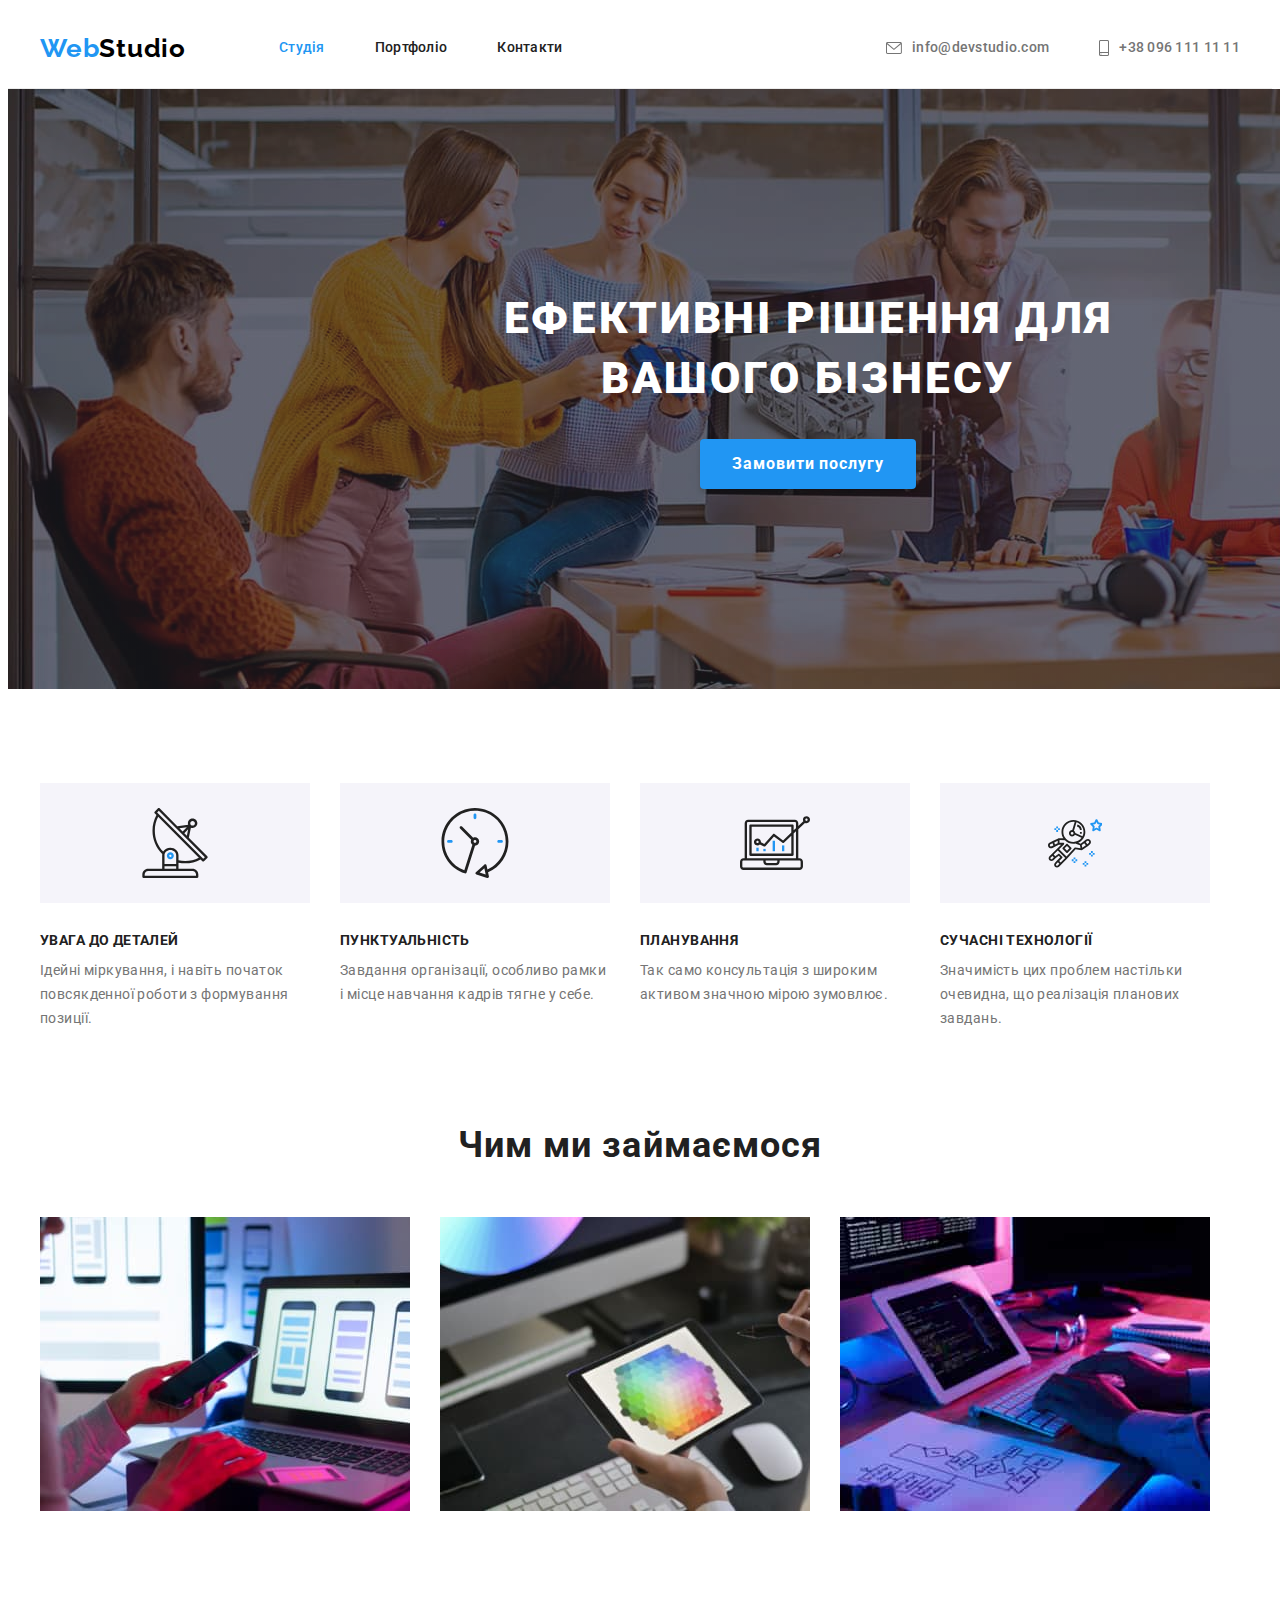
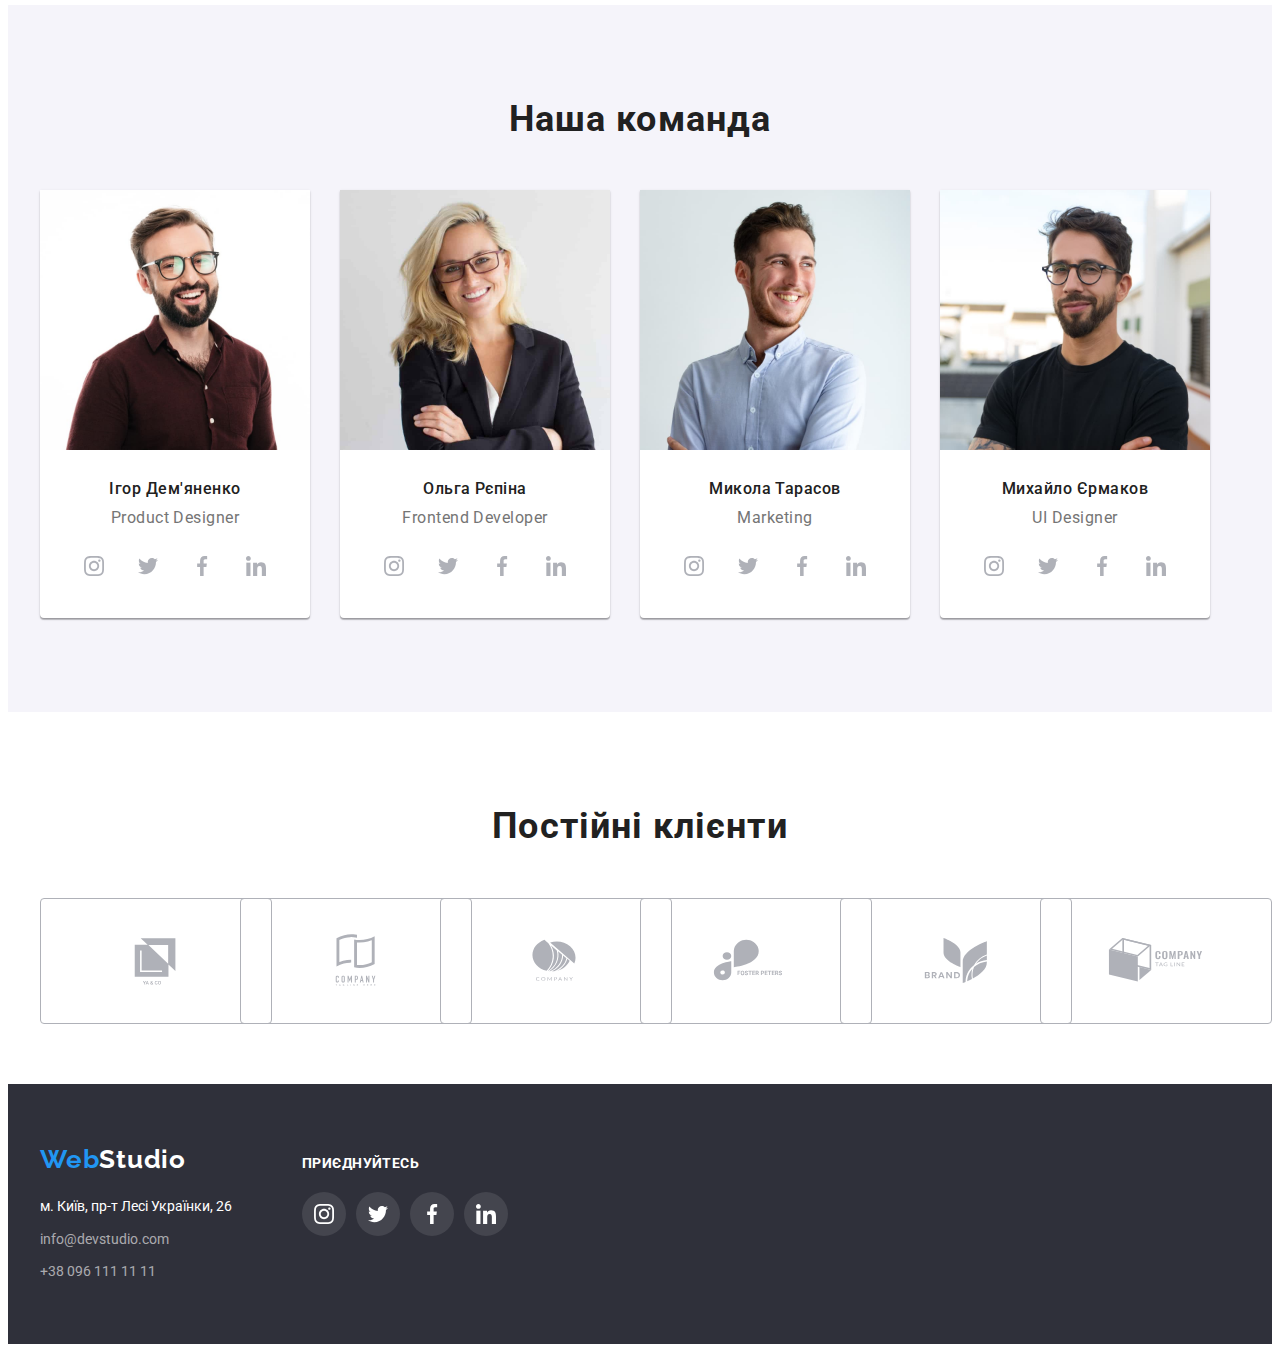
<file: index.html>
<!DOCTYPE html>
<html lang="uk">
  <head>
    <meta charset="UTF-8" />
    <meta http-equiv="X-UA-Compatible" content="IE=edge" />
    <meta name="viewport" content="width=device-width, initial-scale=1.0" />
    <link rel="preconnect" href="https://fonts.googleapis.com" />
    <link rel="preconnect" href="https://fonts.gstatic.com" crossorigin />
    <title>Webstudio</title>
    <link
      href="https://fonts.googleapis.com/css2?family=Raleway:ital,wght@0,700;1,700&family=Roboto:ital,wght@0,400;0,500;0,700;0,900;1,400;1,500;1,700;1,900&display=swap"
      rel="stylesheet"
    />
     <link rel="stylesheet" href="https://cdnjs.cloudflare.com/ajax/libs/modern-normalize/1.1.0/modern-normalize.min.css" integrity="sha512-wpPYUAdjBVSE4KJnH1VR1HeZfpl1ub8YT/NKx4PuQ5NmX2tKuGu6U/JRp5y+Y8XG2tV+wKQpNHVUX03MfMFn9Q==" crossorigin="anonymous" referrerpolicy="no-referrer" />
    <link rel="stylesheet" href="./css/styles.css" />
  </head>
  <body>
    <!--Header-->
    <header class="section header"> 
      <div class="container nav-box">
      <nav class="nav-box">
        <a class="header-logo" href="./index.html"
          ><span class="logo-web-header">Web</span>Studio
        </a>
        <ul class="header-list">
          <li class="header-item">
            <a class="link-nav current" href="./index.html">Студія</a>
          </li>
          <li class="header-item">
            <a class="link-nav" href="./portfolio.html">Портфоліо</a>
          </li>
          <li class="header-item">
            <a class="link-nav" href="#">Контакти</a>
          </li>
        </ul>
      </nav>
      <ul class="header-info list">
        <li class="header-info-item">
          <a class="link-info" href="mailto:info@devstudio.com"
            >
            <svg class="link-info-icon" width="16" height="12">
              <use href="./images/icon.svg#envelope">
              </use>
            </svg>
            info@devstudio.com
          </a>
        </li>
        <li  class="header-info-item">
          <a class="link-info" href="tel:+380961111111">
            <svg class="link-info-icon" width="10" height="16">
              <use href="./images/icon.svg#smartphone">
              </use>
            </svg>
            +38 096 111 11 11</a>
        </li>
      </ul>
      </div>
    </header>
    <main>
      <!--Hero-->
      <section class="section hero">
        <h1 class="hero-title">Ефективні рішення для вашого бізнесу</h1>
        <button class="btn-hero" type="button">Замовити послугу</button>
      </section>
        <!--our benefits-->
      <section class="section benefits">
        <div class="container">
           <h2 class="visually-hidden">Наші переваги</h2>
          <ul class="benefits-list list">
          <li class="benefits-item">
            <div class="benefits-icon-feel">
              <svg class="benefits-icon" width="70" height="70">
                <use href="./images/icon.svg#antenna">
                </use>
              </svg>
            </div>
            <h3 class="benefits-title">УВАГА ДО ДЕТАЛЕЙ</h3>
            <p class="benefits-texts">
              Ідейні міркування, і навіть початок повсякденної роботи з
              формування позиції.
            </p>
          </li>
          <li class="benefits-item">
            <div class="benefits-icon-feel">
              <svg class="benefits-icon" width="70" height="70">
                <use href="./images/icon.svg#clock">
                </use>
              </svg>
            </div>
            <h3 class="benefits-title">ПУНКТУАЛЬНІСТЬ</h3>
            <p class="benefits-texts">
              Завдання організації, особливо рамки і місце навчання кадрів тягне
              у себе.
            </p>
          </li>
          <li class="benefits-item">
            <div class="benefits-icon-feel">
              <svg class="benefits-icon" width="70" height="70">
                <use href="./images/icon.svg#diagram">
                </use>
              </svg>
            </div>
            <h3 class="benefits-title">ПЛАНУВАННЯ</h3>
            <p class="benefits-texts">
              Так само консультація з широким активом значною мірою зумовлює.
            </p>
          </li>
          <li class="benefits-item">
            <div class="benefits-icon-feel">
              <svg class="benefits-icon" width="54.83" height="60.66">
                <use href="./images/icon.svg#astronaut">
                </use>
              </svg>
            </div>
            <h3 class="benefits-title">СУЧАСНІ ТЕХНОЛОГІЇ</h3>
            <p class="benefits-texts">
              Значимість цих проблем настільки очевидна, що реалізація планових
              завдань.
            </p>
          </li>
        </ul>
        </div>
      </section>
        <!--our works-->
      <section class="section works">
        <div class="container">
          <h2 class="work-title">Чим ми займаємося</h2>
          <ul class="work list">
          <li class="work-item">
            <img
              src="./images/vibor-disajna.jpg"
              alt="Выбор дизайна"
              width="370"
            />
          </li>
          <li class="work-item">
            <img
              src="./images/vibor-maketa.jpg"
              alt="Выбор цветового макета"
              width="370"
            />
          </li>
          <li class="work-item">
            <img
              src="./images/razrabotka-processov.jpg"
              alt="Разработка процессов"
              width="370"
            />
          </li>
            </ul>
        </div>
        
      </section>
        <!--Our team-->
      <section class="section team">
        <div class="container">
           <h2 class="team-title">Наша команда</h2>
        <ul class="team list">
          <li class="team-item">
            <img
              src="./images/igor-demjanenko.jpg"
              alt="foto Ігор Дем'яненко"
              width="270"
            />
            <div class="name-title">
            <h3 class="team-name">Ігор Дем'яненко</h3>
            <p class="team-text">Product Designer</p>
            <div>
              <ul class="team-icon list">
                <li class="team-icon-item">
                  <a class="team-icon-link" href="#">
                  <svg class="team-icon-social" width="20" height="20">
                    <use href="./images/icon.svg#instagram">
                    </use>
                  </svg>
                </a>
              </li>
                <li class="team-icon-item"><a class="team-icon-link" href="#">
                  <svg class="team-icon-social" width="20px" height="20px">
                    <use href="./images/icon.svg#twitter">
                    </use>
                  </svg>
                </a>
              </li>
                <li class="team-icon-item"><a class="team-icon-link" href="#">
                  <svg class="team-icon-social" width="20" height="20">
                    <use href="./images/icon.svg#facebook">
                    </use>
                  </svg>
                </a>
              </li>
                <li class="team-icon-item"><a class="team-icon-link" href="#">
                  <svg class="team-icon-social" width="20" height="20">
                    <use href="./images/icon.svg#linkedin">
                    </use>
                  </svg>
                </a>
              </li>
              </ul>
            </div>
            </div>
          </li>
          <li class="team-item">
            <img
              src="./images/olga-repina.jpg"
              alt="foto Ольга Рєпіна"
              width="270"
            />
            <div class="name-title">
              <h3 class="team-name">Ольга Рєпіна</h3>
              <p class="team-text">Frontend Developer</p>
              <div>
              <ul class="team-icon list">
                <li class="team-icon-item">
                  <a class="team-icon-link" href="#">
                  <svg class="team-icon-social" width="20" height="20">
                    <use href="./images/icon.svg#instagram">
                    </use>
                  </svg>
                </a>
              </li>
                <li class="team-icon-item">
                  <a class="team-icon-link" href="#">
                  <svg class="team-icon-social" width="20px" height="20px">
                    <use href="./images/icon.svg#twitter">
                    </use>
                  </svg>
                </a>
              </li>
                <li class="team-icon-item">
                  <a class="team-icon-link" href="#">
                  <svg  class="team-icon-social" width="20" height="20">
                    <use href="./images/icon.svg#facebook">
                    </use>
                  </svg>
                </a></li>
                <li class="team-icon-item">
                  <a class="team-icon-link" href="#">
                  <svg  class="team-icon-social" width="20" height="20">
                    <use href="./images/icon.svg#linkedin">
                    </use>
                  </svg>
                </a>
              </li>
              </ul>
            </div>
            </div>
          </li>
          <li class="team-item">
            <img
              src="./images/mikola-tarasov.jpg"
              alt="foto Микола Тарасов"
              width="270"
            />
            <div class="name-title">
              <h3 class="team-name">Микола Тарасов</h3>
              <p class="team-text">Marketing</p>
              <div>
              <ul class="team-icon list">
                <li class="team-icon-item">
                  <a class="team-icon-link" href="#">
                  <svg class="team-icon-social" width="20" height="20">
                    <use href="./images/icon.svg#instagram">
                    </use>
                  </svg>
                </a>
              </li>
                <li class="team-icon-item">
                  <a class="team-icon-link" href="#">
                  <svg class="team-icon-social" width="20px" height="20px">
                    <use href="./images/icon.svg#twitter">
                    </use>
                  </svg>
                </a>
              </li>
                <li class="team-icon-item">
                  <a class="team-icon-link" href="#">
                  <svg  class="team-icon-social" width="20" height="20">
                    <use href="./images/icon.svg#facebook">
                    </use>
                  </svg>
                </a></li>
                <li class="team-icon-item">
                  <a class="team-icon-link" href="#">
                  <svg  class="team-icon-social" width="20" height="20">
                    <use href="./images/icon.svg#linkedin">
                    </use>
                  </svg>
                </a>
              </li>
              </ul>
            </div>
            </div>
          </li>
          <li class="team-item">
            <img
              src="./images/michajlo-ermakov.jpg"
              alt=" foto Михайло Єрмаков"
              width="270"
            />
            <div class="name-title">
              <h3 class="team-name">Михайло Єрмаков</h3>
              <p class="team-text">UI Designer</p>
              <div>
              <ul class="team-icon list">
                <li class="team-icon-item">
                  <a class="team-icon-link" href="#">
                  <svg class="team-icon-social" width="20" height="20">
                    <use href="./images/icon.svg#instagram">
                    </use>
                  </svg>
                </a>
              </li>
                <li class="team-icon-item">
                  <a class="team-icon-link" href="#">
                  <svg class="team-icon-social" width="20px" height="20px">
                    <use href="./images/icon.svg#twitter">
                    </use>
                  </svg>
                </a>
              </li>
                <li class="team-icon-item">
                  <a class="team-icon-link" href="#">
                  <svg  class="team-icon-social" width="20" height="20">
                    <use href="./images/icon.svg#facebook">
                    </use>
                  </svg>
                </a></li>
                <li class="team-icon-item">
                  <a class="team-icon-link" href="#">
                  <svg  class="team-icon-social" width="20" height="20">
                    <use href="./images/icon.svg#linkedin">
                    </use>
                  </svg>
                </a>
              </li>
              </ul>
            </div>
            </div>
            
          </li>
        </ul>
        </div>
      </section>
      <!--our clients-->
      <section class="section clients">
        <div class="container">
          <h2 class="clients-title">Постійні клієнти</h2>
        <ul class="clients list">
          <li class="clients-item">
            <a class="clients-link" href="#">
            <svg   width="106" height="60">
              <use href="./images/icon.svg#Logo1">
              </use>
            </svg>
          </a>
        </li>
          <li class="clients-item"> <a class="clients-link" href="#">
            <svg   width="106" height="60">
              <use href="./images/icon.svg#Logo2">
              </use>
            </svg>
          </a>
          </li>
          <li class="clients-item"> <a class="clients-link" href="#">
            <svg   width="106" height="60">
              <use href="./images/icon.svg#Logo3">
              </use>
            </svg>
          </a>
          </li>
          <li class="clients-item"> <a class="clients-link" href="#">
            <svg   width="106" height="60">
              <use class="qqq" href="./images/icon.svg#Logo4">
              </use>
            </svg>
          </a>
          </li>
          <li class="clients-item"> <a class="clients-link" href="#">
            <svg   width="106" height="60">
              <use href="./images/icon.svg#Logo5">
              </use>
            </svg>
          </a>
          </li>
          <li class="clients-item"> <a class="clients-link" href="#">
            <svg   width="106" height="60">
              <use href="./images/icon.svg#Logo6">
              </use>
            </svg>
          </a>
          </li>
        </ul>
        </div>
      </section>
    </main>
    <footer class="footer">
      <div class="container footer-blocks">
        <div>
          <a class="footer-logo" href="./index.html">
          <span class="logo-web-footer">Web</span>Studio</a>
        <address class="address">
        <ul class="address-list">
          <li class="address-item">
            <a
              class="link address-map"
              href="https://goo.gl/maps/Zbw13RV6UbJbnUP59"
              rel="nofollow noopener noreferrer"
              >м. Київ, пр-т Лесі Українки, 26
            </a>
          </li>
          <li class="address-item">
            <a class="link address-link" href="mailto:info@devstudio.com"
              >info@devstudio.com</a
            >
          </li>
          <li class="address-item">
            <a class="link address-link" href="tel:+380961111111"
              >+38 096 111 11 11</a
            >
          </li>
        </ul>
        </address>
        </div>
        <div class="footer-social">
          <h3 class="footer-icon-title">приєднуйтесь</h3>
          <ul class="footer-icon list">
            <li class="footer-icon-item">
              <a class="footer-icon-link" href="#">
                <svg class="footer-icon-style" width="20" height="20">
                  <use href="./images/icon.svg#instagram"></use>
                </svg>
              </a>
            </li>
            <li class="footer-icon-item">
              <a class="footer-icon-link" href="#">
                <svg class="footer-icon-style" width="20" height="20">
                 <use href="./images/icon.svg#twitter"></use>
                </svg>
              </a>
            </li>
            <li class="footer-icon-item">
              <a class="footer-icon-link" href="#">
                <svg class="footer-icon-style" width="20" height="20">
                 <use href="./images/icon.svg#facebook"></use>
                </svg>
              </a>
            </li>
            <li class="footer-icon-item">
              <a class="footer-icon-link" href="">
                <svg class="footer-icon-style" width="20" height="20">
                 <use href="./images/icon.svg#linkedin"></use>
                </svg>
              </a>
            </li>
          </ul>
        </div>
      </div>
    </footer>
  </body>
</html>
</file>
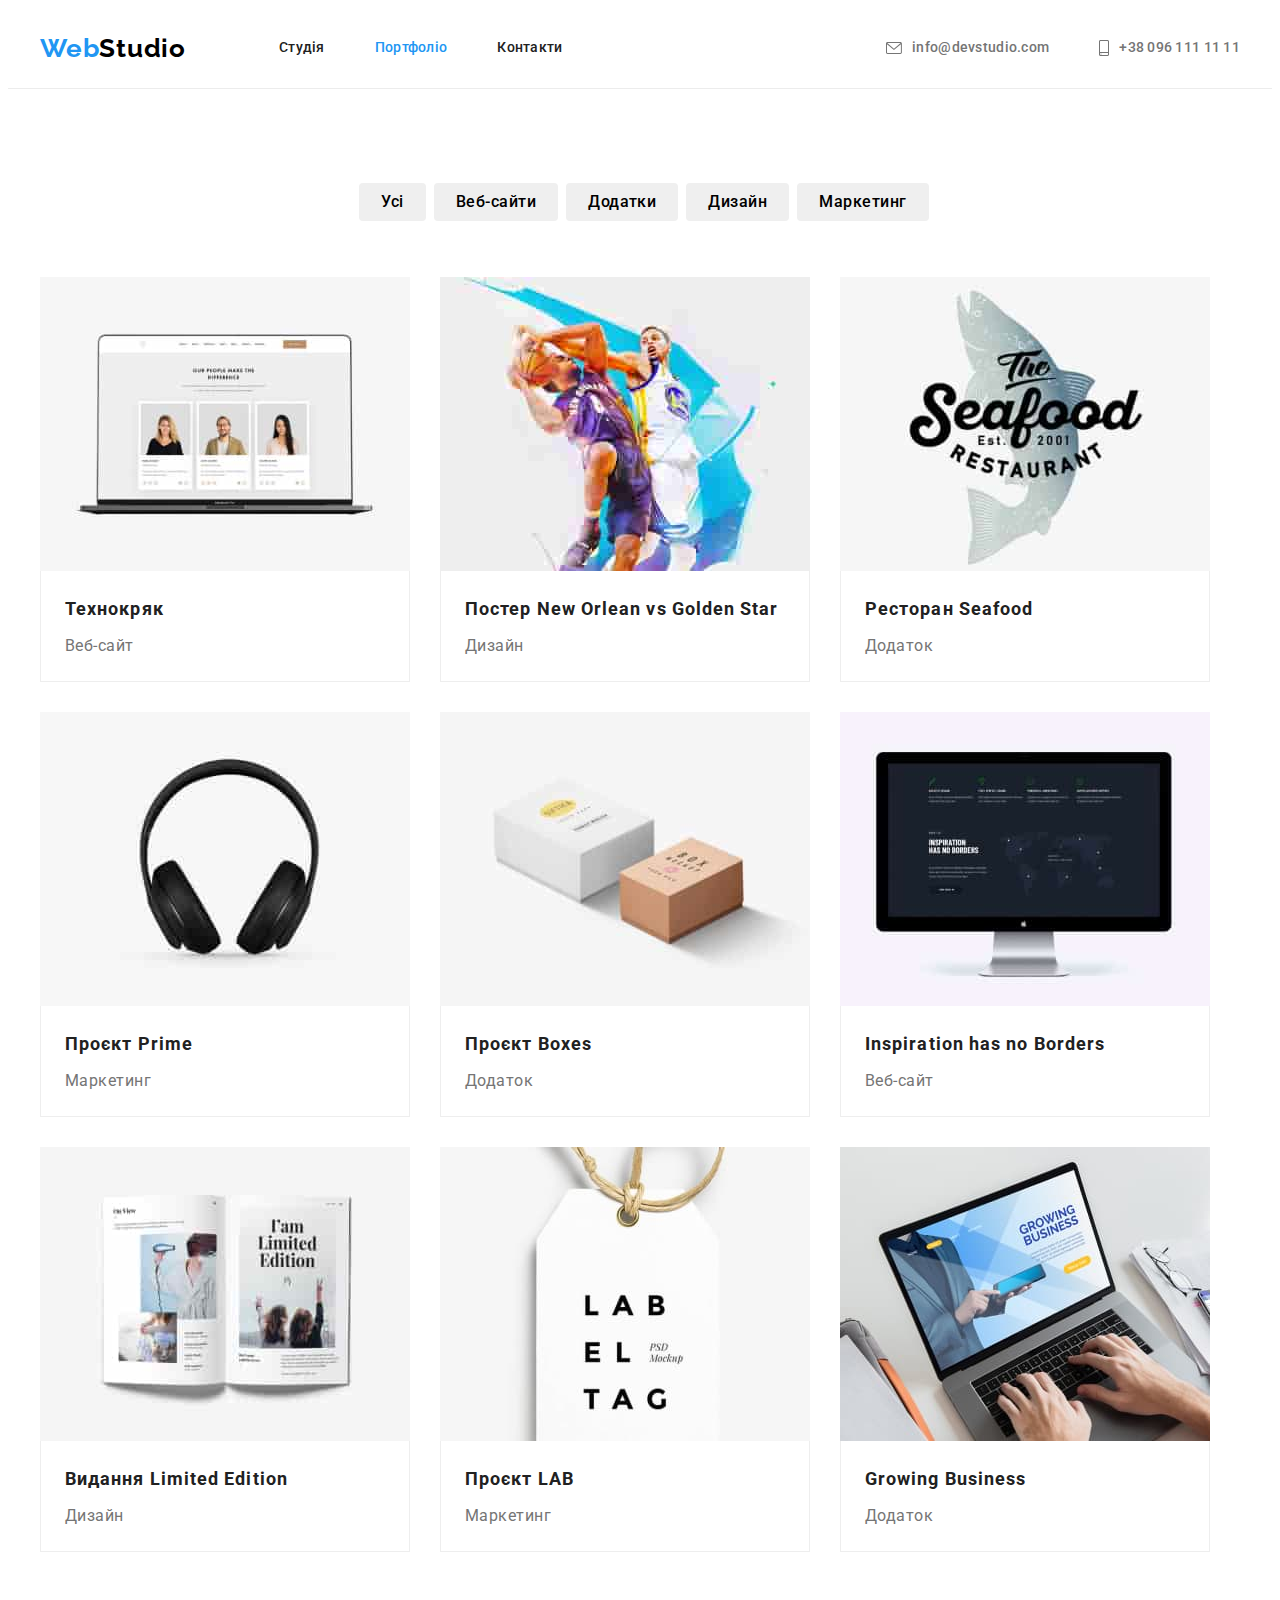
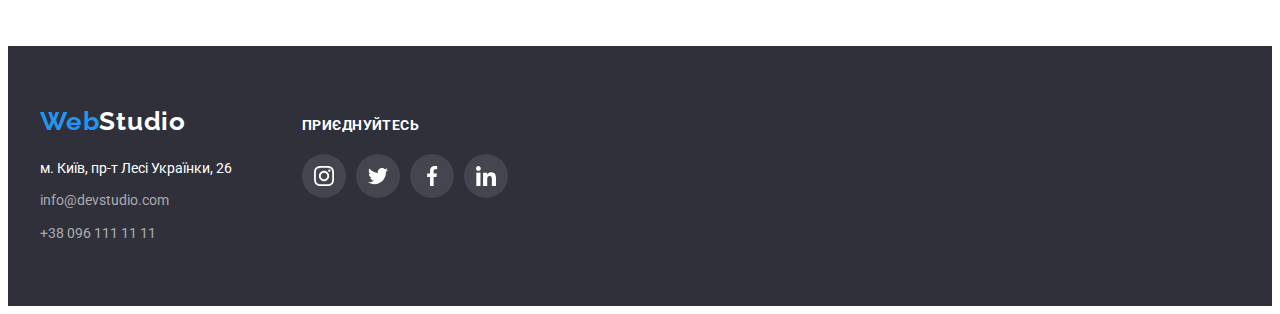
<file: portfolio.html>
<!DOCTYPE html>
<html lang="uk">
  <head>
    <meta charset="UTF-8" />
    <meta http-equiv="X-UA-Compatible" content="IE=edge" />
    <meta name="viewport" content="width=device-width, initial-scale=1.0" />
    <link rel="preconnect" href="https://fonts.googleapis.com" />
    <link rel="preconnect" href="https://fonts.gstatic.com" crossorigin />
    <title>Portfolio</title>
    <link
      href="https://fonts.googleapis.com/css2?family=Raleway:ital,wght@0,700;1,700&family=Roboto:ital,wght@0,400;0,500;0,700;0,900;1,400;1,500;1,700;1,900&display=swap"
      rel="stylesheet"
    />
    <link rel="stylesheet" href="https://cdnjs.cloudflare.com/ajax/libs/modern-normalize/1.1.0/modern-normalize.min.css" integrity="sha512-wpPYUAdjBVSE4KJnH1VR1HeZfpl1ub8YT/NKx4PuQ5NmX2tKuGu6U/JRp5y+Y8XG2tV+wKQpNHVUX03MfMFn9Q==" crossorigin="anonymous" referrerpolicy="no-referrer" />
    <link rel="stylesheet" href="./css/styles.css" />
  </head>
  <body>
    <!--Header-->
    <header class="section header"> 
      <div class="container nav-box">
      <nav class="nav-box">
        <a class="header-logo" href="./index.html"
          ><span class="logo-web-header">Web</span>Studio
        </a>
        <ul class="header-list">
          <li class="header-item">
            <a class="link-nav" href="./index.html">Студія</a>
          </li>
          <li class="header-item">
            <a class="link-nav current" href="./portfolio.html">Портфоліо</a>
          </li>
          <li class="header-item">
            <a class="link-nav" href="#">Контакти</a>
          </li>
        </ul>
      </nav>
      <ul class="header-info list">
        <li class="header-info-item">
          <a class="link-info" href="mailto:info@devstudio.com"
            >
            <svg class="link-info-icon" width="16" height="12">
              <use href="./images/icon.svg#envelope">
              </use>
            </svg>
            info@devstudio.com
          </a>
        </li>
        <li  class="header-info-item">
          <a class="link-info" href="tel:+380961111111">
            <svg class="link-info-icon" width="10" height="16">
              <use href="./images/icon.svg#smartphone">
              </use>
            </svg>
            +38 096 111 11 11</a>
        </li>
      </ul>
      </div>
    </header>
    <main>
      <section class="section portfolio">
        <div class="container">
          <!--Sorting btn-->
            <h1 class="visually-hidden">Наше портфоліо</h1>
              <ul class="btn-group list">
                  <li class="btn-item"><button class="btn-links" type="button">Усі</button></li>
                  <li class="btn-item"><button class="btn-links" type="button">Веб-сайти</button></li>
                  <li class="btn-item"><button class="btn-links" type="button">Додатки</button></li>
                  <li class="btn-item"><button class="btn-links" type="button">Дизайн</button></li>
                  <li class="btn-item"><button class="btn-links" type="button">Маркетинг</button></li>
              </ul>
        <!--Examples works-->
        <ul class="examples list">
          <li class="examples-item">
            <a class="examples-card link" href="#">
              <img class="img"
              src="./images/technokrak.jpg"
              alt="Ноут с примером"
              width="370"
            />
            <div class="examples-name">
            <h2 class="examples-title">Технокряк</h2>
            <p class="examples-text" >Веб-сайт</p>
            </div>
            </a>
          </li>
          <li class="examples-item">
            <a class="examples-card link" href="#">
              <img class="img"
              src="./images/neworlean.jpg"
              alt="Баскетбольная команда"
              width="370"
            />
               <div class="examples-name">
              <h2 class="examples-title">Постер New Orlean vs Golden Star</h2>
            <p class="examples-text" >Дизайн</p>
            </div>
            </a>
          </li>
          <li class="examples-item">
            <a class="examples-card link" href="#">
               <img class="img"
              src="./images/seafood.jpg"
              alt="Дизайн ресторана"
              width="370"
            />
            <div class="examples-name">
              <h2 class="examples-title">Ресторан Seafood</h2>
            <p class="examples-text" >Додаток</p>
            </div>
            </a>
          </li>
          <li class="examples-item">
            <a class="examples-card link" href="#">
               <img class="img" src="./images/prime.jpg" alt="Наушники" width="370" />
            <div class="examples-name">
              <h2 class="examples-title">Проєкт Prime</h2>
            <p class="examples-text" >Маркетинг</p>
            </div>
            </a>
          </li>
          <li class="examples-item">
            <a class="examples-card link" href="#">
              <img  class="img" src="./images/boxes.jpg" alt="Коробки" width="370" />
            <div class="examples-name">
                <h2 class="examples-title">Проєкт Boxes</h2>
            <p class="examples-text" >Додаток</p>
            </div>
            </a>
          </li>
          <li class="examples-item">
            <a class="examples-card link" href="#">
              <img class="img" src="./images/inspiration.jpg" alt="Дизайн веб" width="370" />
              <div class="examples-name">
                <h2 class="examples-title">Inspiration has no Borders</h2>
                <p class="examples-text" >Веб-сайт</p>
              </div>
            </a>
          </li>
          <li class="examples-item">
            <a class="examples-card link" href="#">
              <img class="img" src="./images/limited.jpg" alt="дизайн книги" width="370" />
            <div class="examples-name">
               <h2 class="examples-title">Видання Limited Edition</h2>
            <p class="examples-text" >Дизайн</p>
            </div>
            </a>
          </li>
          <li class="examples-item">
            <a class="examples-card link" href="#">
              <img class="img" src="./images/lab.jpg" alt="Проєкт LAB" width="370" />
            <div class="examples-name">
              <h2 class="examples-title">Проєкт LAB</h2>
              <p class="examples-text" >Маркетинг</p>
            </div>
            </a>
          </li>
          <li class="examples-item">
            <a class="examples-card link" href="#">
              <img class="img" src="./images/growing.jpg" alt="Дизайн веб" width="370" />
            <div class="examples-name">
            <h2 class="examples-title">Growing Business</h2>
            <p class="examples-text" >Додаток</p>
            </div>
            </a>
          </li>
        </ul>
        </div>
      </section>
    </main>
    <footer class="footer">
      <div class="container footer-blocks">
        <div>
          <a class="footer-logo" href="./index.html">
          <span class="logo-web-footer">Web</span>Studio</a>
        <address class="address">
        <ul class="address-list">
          <li class="address-item">
            <a
              class="link address-map"
              href="https://goo.gl/maps/Zbw13RV6UbJbnUP59"
              rel="nofollow noopener noreferrer"
              >м. Київ, пр-т Лесі Українки, 26
            </a>
          </li>
          <li class="address-item">
            <a class="link address-link" href="mailto:info@devstudio.com"
              >info@devstudio.com</a
            >
          </li>
          <li class="address-item">
            <a class="link address-link" href="tel:+380961111111"
              >+38 096 111 11 11</a
            >
          </li>
        </ul>
        </address>
        </div>
        <div class="footer-social">
          <h3 class="footer-icon-title">приєднуйтесь</h3>
          <ul class="footer-icon list">
            <li class="footer-icon-item">
              <a class="footer-icon-link" href="#">
                <svg class="footer-icon-style" width="20" height="20">
                  <use href="./images/icon.svg#instagram"></use>
                </svg>
              </a>
            </li>
            <li class="footer-icon-item">
              <a class="footer-icon-link" href="#">
                <svg class="footer-icon-style" width="20" height="20">
                 <use href="./images/icon.svg#twitter"></use>
                </svg>
              </a>
            </li>
            <li class="footer-icon-item">
              <a class="footer-icon-link" href="#">
                <svg class="footer-icon-style" width="20" height="20">
                 <use href="./images/icon.svg#facebook"></use>
                </svg>
              </a>
            </li>
            <li class="footer-icon-item">
              <a class="footer-icon-link" href="">
                <svg class="footer-icon-style" width="20" height="20">
                 <use href="./images/icon.svg#linkedin"></use>
                </svg>
              </a>
            </li>
          </ul>
        </div>
      </div>
    </footer>
  </body>
</html>
</file>
<file: css/styles.css>
:root {
    --body-background-color: #F5F5F5;;
    --hover-color: #2196f3;
    --text-articl-color: #757575;
    --text-title-color: #212121;
    --footer-color:#2F303A;
    --black-color: #000000;
    --white-cololr: #FFFFFF;
    --team-section-color: #F5F4FA;
    --info-footer-color: #ffffff99;
    --btn-hover-color: #188CE8;
    --border-color-image: #EEEEEE;
    --header-border: #ECECEC;
    --icon-team-color: #AFB1B8;
    --bg-color-icon: background: rgba(255, 255, 255, 0.1);
    --hero-color: #C4C4C4;
}

body {
font-family: 'Roboto', sans-serif;
color: var(--text-title-color);
}


/* Стили для обнуления верхних отступов у элементов */
h1,
h2,
h3,
h4,
h5,
h6,
p 
{
margin-top: 0;
margin-bottom: 0;
}

/*!Oбнуления базовых свойств*/
/* Класс для обнуления базовых свойств у списков (ul) */
.list 
{
list-style: none;
padding-left: 0;
margin: 0;
}

/* Класс для обнуления базовых свойств у ссылок */
.link 
{
text-decoration: none;
color: inherit;
}

/* Свойства для корректного отображения картинок */
img 
{
display: block;
max-width: 100%;
height: auto;
}

/* Свойства для обнуления курсива у address */
address 
{
font-style: normal;
}

a {
font-size: 0;
}

li 
{
list-style-type: none;
}

.container 
{
width: 1200px;
margin: 0 auto;
padding: 0 15px;
}

.link-nav.current /*Подсветка страницы на которой находимся*/
{
color: var(--hover-color);
}   

/**header section*/
/*logo*/
.header
{
border-bottom: 1px solid var(--header-border);
}

 .nav-box 
 {
display: flex;
align-items: center;
 }

.header-logo
{
margin-right: 93px;
font-family: 'Raleway';
font-weight: 700;
font-size: 26px;
line-height: 1.19;
color: var(--black-color);
letter-spacing: 0.03em;
text-decoration: none;
}

.logo-web-header 
{
color: var(--hover-color);
}

.header-list
{
display: flex;
padding-left: 0;
margin-top: 0%;
margin-bottom: 0%;
}

.header-item
{
margin-left: 50px;
}

.header-item:first-child 
{
margin-left: 0;
}

.header-info 
{
display: flex;
}

.link-nav
{
display: block;
padding-top: 32px;
padding-bottom: 32px;
font-weight: 500;
font-size: 14px;
line-height: 1.14;
color: var(--text-title-color);
letter-spacing: 0.02em;
text-decoration: none;
}

.link-nav:hover, 
.link-nav:active,
.link-nav:focus 
{
color: var(--hover-color);
}

.header-info-item:not(:first-child) 
{
margin-left: 50px;
}

.header-info.list
{
margin-left: auto;
}


.link-info-icon
{
margin-right: 10px;
fill: currentColor;
}

.link-info
{
display: flex;
justify-content: center;
align-items: center;
padding-top: 32px;
padding-bottom: 32px;
font-weight: 500;
font-size: 14px;
line-height: 1.14;
color: var(--text-articl-color);
letter-spacing: 0.02em;
text-decoration: none;
}

.link-info:hover, 
.link-info:active, 
.link-info:focus 
{
color: var(--hover-color);
}

/**footer*/
.footer {
background-color: var(--footer-color);
padding-top: 60px;
padding-bottom: 60px;
}

.footer-blocks
{
display: flex;
align-items: baseline;
}

.logo-link-footer 
{
margin-bottom: 20px;
}

.footer-logo 
{
font-family: 'Raleway';
font-weight: 700;
font-size: 26px;
line-height: 1.19;
letter-spacing: 0.03em;
text-decoration: none;
font-style: normal;
color: var(--white-cololr);
}

.logo-web-footer 
{
color: var(--hover-color);
}

.address {
margin-top: 20px;
}

.address-list 
{
margin-top: 0;
margin-bottom: 0;
padding-left: 0;
}

.address-item
{ 
margin-bottom: 9px;
}

.address-item:last-child 
{
margin-bottom: 0;
}

.address-map 
{
font-weight: 400;
font-size: 14px;
line-height: 1.7;
color: var(--white-cololr);
font-style: normal;
text-decoration: none;
}

.address-link 
{
font-weight: 400;
font-size: 14px;
line-height: 1.7;
color: var(--info-footer-color);
font-style: normal;
text-decoration: none;
}

.address-link:hover,
.address-map:hover,
.address-link:active,
.address-map:active,
.address-link:focus,
.address-map:focus
{
color: var(--hover-color);
font-style: normal;
}

.footer-social
{
    width: 206px;
    height: auto;
    margin-left: 70px;
}
.footer-icon-title{
    margin-bottom: 20px;
font-family: 'Roboto';
    font-style: normal;
    font-weight: 700;
    font-size: 14px;
    line-height: 1.14;
    letter-spacing: 0.03em;
    text-transform: uppercase;
    color: var(--white-cololr)
}

.footer-icon {
    display: flex;
    align-items: center;
}

.footer-icon-item 
{
width: 44px;
height: 44px;

}

.footer-icon-item:not(:last-child){
margin-right: 10px;
}

.footer-icon-link
{
display: flex;
align-items: center;
justify-content: center;
width: 100%;
height: 100%;
border-radius: 50%;
color: var(--white-cololr);
background-color:  rgba(255, 255, 255, 0.1);
}

.footer-icon-link:hover,
.footer-icon-link:active,
.footer-icon-link:focus 
{
background-color: var(--hover-color);
}

.footer-icon-style
{
fill: currentColor;
}

/**Webstudio page*/ 
/*Hero section*/
.hero 
{
padding-top: 200px;
padding-bottom: 200px;
text-align: center;
background-color: var(--hero-color);
list-style-type: none;
background-image: linear-gradient(to right, rgba(47, 48, 58, 0.4), rgba(47, 48, 58, 0.4)), url(../images/hero.jpg);
width: 1600px;
height: auto;
margin-left: auto;
margin-right: auto;
}

.hero-title 
{
margin-left: auto;
margin-right: auto;
width: 696px;
height: 120px;
text-align: center;
font-weight: 900;
font-size: 44px;
line-height: 1.36;
color: var(--white-cololr);
letter-spacing: 0.06em;
text-transform: uppercase;
margin-bottom: 30px;
}

.btn-hero 
{
padding: 10px 32px;
background: var(--hover-color);
box-shadow: 0px 4px 4px rgba(0, 0, 0, 0.15);
border-radius: 4px;
border: none;
font-family: inherit;
font-weight: 700;
font-size: 16px;
line-height: 1.88;       
color: var(--white-cololr);
letter-spacing: 0.06em;
cursor: pointer;
}

.btn-hero:hover
{
background-color: var(--btn-hover-color);
}

.btn-hero:active 
{
border-color: var(--hover-color);
background-color: var(--hover-color);
}

/*our benefits section*/
.benefits 
{
list-style-type: none;
padding-top: 94px;
padding-bottom: 94px;
}

.benefits-list 
{
display: flex;
padding: 0;
}

.benefits-item
{
flex-basis: 270px;
margin-left: 30px;
}

.benefits-item:first-child 
{
margin-left: 0px;
}

.benefits-icon-feel
{
display: flex;
flex-direction: column;
align-items: center;
justify-content: center;
height: 120px;
background-color: var(--team-section-color);
margin-bottom: 30px;
}

.visually-hidden 
{
position: absolute;
white-space: nowrap;
width: 1px;
height: 1px;
overflow: hidden;
border: 0;
padding: 0;
clip: rect(0 0 0 0);
clip-path: inset(50%);
margin: -1px;
}

.benefits-title
{
margin-bottom: 10px;
font-weight: 700;
font-size: 14px;
line-height: 1.14;
text-transform: uppercase;
color: var(--text-title-color);
letter-spacing: 0.03em;
}

.benefits-texts
{
font-weight: 400;
font-size: 14px;
line-height: 1.71;
color: var(--text-articl-color);
letter-spacing: 0.03em;
}

/*our works section*/
.work-title {
margin-bottom: 50px;
text-align: center;
font-weight: 700;
font-size: 36px;
line-height: 1.16;
color: var(--text-title-color);
letter-spacing: 0.03em;
}

.work
{
display: flex;
list-style-type: none;
padding-bottom:  94px;
}

.work-item
{
display: inline-block;
}

.work-item:not(:last-child)
{
margin-right: 30px;
}

/*our team section*/
.team
{
background-color: var(--team-section-color);
list-style-type: none;
}

.section.team 
{
padding-top: 94px;
padding-bottom: 94px;
}

.team.list 
{
display: flex;
}

.team-item 
{
width: 270px;
background-color: var(--white-cololr);
box-shadow: 0px 1px 3px rgba(0, 0, 0, 0.12), 0px 1px 1px rgba(0, 0, 0, 0.14), 0px 2px 1px rgba(0, 0, 0, 0.2);
border-radius: 0px 0px 4px 4px;
}

.team-item:not(:first-child)
{
margin-left: 30px;
}


.team-title
{
margin-bottom: 50px;
text-align: center;
font-weight: 700;
font-size: 36px;
line-height: 1.16;
color: var(--text-title-color);
letter-spacing: 0.03em;
}

.name-title 
{
padding-top: 30px;
padding-bottom: 30px;
margin-bottom: 0px;
}

.team-name
{
margin-bottom: 10px;
font-weight: 500;
font-size: 16px;
line-height: 1.18;
color: var(--text-title-color);
text-align: center;
letter-spacing: 0.03em;
}

.team-text
{
margin-bottom: 16px;
font-weight: 400;
font-size: 16px;
line-height: 1.18;
color: var(--text-articl-color);
text-align: center;
letter-spacing: 0.03em;
}

.team-icon 
{
display: flex;
justify-content: center;
}

.team-icon-item:not(:first-child) 
{
margin-left: 10px;
}

.team-icon-item 
{
width: 44px;
height: 44px;
}

.team-icon-link
{
display: flex;
align-items: center;
justify-content: center;
width: 100%;
height: 100%;
border-radius: 50%;
color: var(--icon-team-color);
}

.team-icon-link:hover,
.team-icon-link:active,
.team-icon-link:focus
{
background-color: var(--hover-color);
color: var(--white-cololr);
}

.team-icon-social
{
fill: currentColor;
}

.clients-title
{
font-family: 'Roboto';
font-style: normal;
font-weight: 700;
font-size: 36px;
line-height: 1.16;
text-align: center;
letter-spacing: 0.03em;
color: var(--text-title-color);
margin-bottom: 50px;
}

.clients.section
{
padding-top: 94px;
padding-bottom: 94px;
}

.clients
{
padding-top: 0%;
padding-bottom: 0%;
display: flex;
}

.clients-item
{
width: 170px;
height: 92px;
}

.clients-item:not(:first-child)
{
margin-left: 30px;
}

.clients-link
{
width: 100%;
height: 100%;
display: flex;
align-items: center;
justify-content: center;
border: 1px solid var(--icon-team-color);
border-radius: 4px;
padding-top: 16px;
padding-bottom: 16px;
padding-left: 30px;
padding-right: 30px;
fill: var(--icon-team-color);
color: var(--hover-color);
}

.clients-link:hover,
.clients-link:active,
.clients-link:focus
{
border: 1px solid var(--hover-color);
fill: currentColor;
}


/**Portfolio page**/
/*Sorting btn*/
.portfolio 
{
padding-top: 94px;
padding-bottom: 94px;
}
.btn-group.list
{
margin-bottom: 56px;
}
.btn-group
{
display: flex;
justify-content: center;
list-style-type: none;
}

.btn-item:nth-child(n+1) 
{
margin-left: 8px;
}

.btn-links
{
padding: 6px 22px;
cursor: pointer;
border: none;
border-radius: 4px;
font-family: inherit;
font-weight: 500;
font-size: 16px;
line-height: 1.62;
letter-spacing: 0.03em;
}

.btn-links:hover,
.btn-links:active,
.btn-links:focus
{
background-color: var(--hover-color);
color: var(--white-cololr);
box-shadow: 0px 3px 1px rgba(0, 0, 0, 0.1), 0px 1px 2px rgba(0, 0, 0, 0.08), 0px 2px 2px rgba(0, 0, 0, 0.12);
border-radius: 4px;
}

/*Examples works*/
.examples 
{
list-style-type: none;
}

.examples.list {
display: flex;
flex-wrap: wrap;
}

.examples-item.img 
{
display: block;
margin-bottom: 20px;
}

.examples-item 
{
width: 370px;
margin-right: 30px;
margin-bottom: 30px;
}

.examples-card
{
display: flex;
flex-direction: column;
}

.examples-card:hover,
.examples-card:focus,
.examples-card:active
{
box-shadow: 0px 1px 1px rgba(0, 0, 0, 0.12),
0px 4px 4px rgba(0, 0, 0, 0.06),
1px 4px 6px rgba(0, 0, 0, 0.16);
}

.examples-item:nth-child(3n)
{
margin-right: 0;
}

.examples-item:nth-last-child(-n+3)
{
margin-bottom: 0;
}

.examples-name
{
padding: 20px 24px;
border: 1px solid var(--border-color-image);
border-top: none;
}

.examples-title
{
margin-bottom: 4px;
font-size: 18px;
font-weight: 700;
line-height: 2;
letter-spacing: 0.06em;
color: var(--text-title-color);
}

.examples-text
{
font-weight: 400;
font-size: 16px;
line-height: 1.87;
color: var(--text-articl-color);
letter-spacing: 0.03em;
}
</file>
